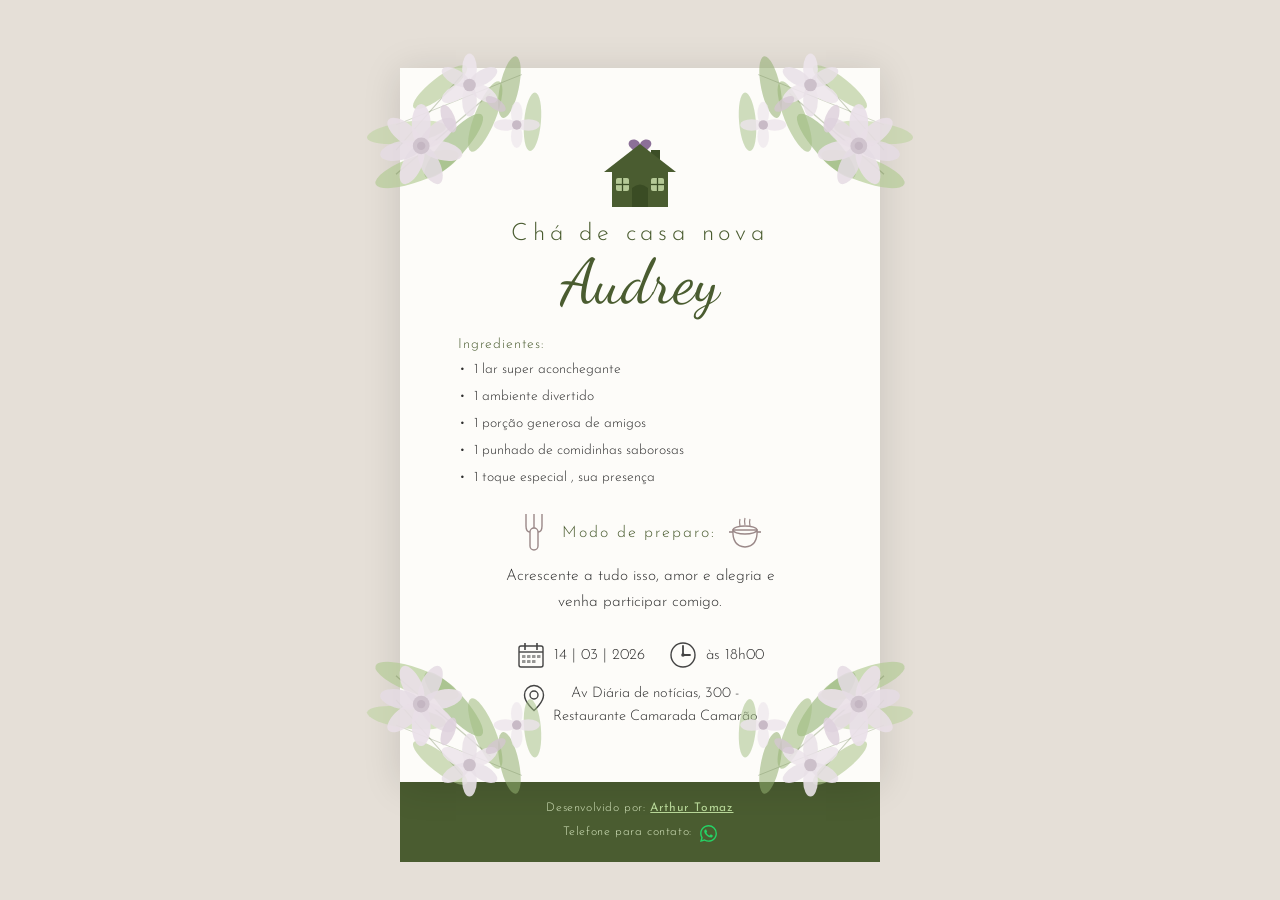
<file: index.html>
<!DOCTYPE html>
<html lang="pt-BR">
<head>
<meta charset="UTF-8"/>
<meta name="viewport" content="width=device-width,initial-scale=1"/>
<title>Chá de Casa Nova – Audrey</title>
<link href="https://fonts.googleapis.com/css2?family=Dancing+Script:wght@600&family=Josefin+Sans:wght@300;400&display=swap" rel="stylesheet"/>
<link rel="stylesheet" href="style.css"/>
</head>
<body>

<div class="invite">

<!-- ══ CORNER TL ══ -->
<svg class="corner corner-tl" viewBox="0 0 200 200" xmlns="http://www.w3.org/2000/svg">
  <ellipse cx="20" cy="100" rx="42" ry="12" fill="#b4cc96" opacity=".68" transform="rotate(-20 20 100)"/>
  <ellipse cx="55"  cy="78"  rx="40" ry="11" fill="#9ab87e" opacity=".64" transform="rotate(-48 55 78)"/>
  <ellipse cx="10"  cy="65"  rx="38" ry="10" fill="#beD4a0" opacity=".60" transform="rotate(-8 10 65)"/>
  <ellipse cx="85"  cy="50"  rx="36" ry="10" fill="#a6c086" opacity=".60" transform="rotate(-68 85 50)"/>
  <ellipse cx="42"  cy="22"  rx="32" ry="9"  fill="#acC48a" opacity=".56" transform="rotate(-38 42 22)"/>
  <ellipse cx="108" cy="22"  rx="30" ry="9"  fill="#92b070" opacity=".55" transform="rotate(-78 108 22)"/>
  <ellipse cx="130" cy="55"  rx="28" ry="8"  fill="#a0be80" opacity=".50" transform="rotate(-85 130 55)"/>
  <line x1="0" y1="105" x2="90"  y2="28"  stroke="#6b7f50" stroke-width="1.2" opacity=".35"/>
  <line x1="0" y1="82"  x2="65"  y2="8"   stroke="#6b7f50" stroke-width="1"   opacity=".35"/>
  <line x1="0" y1="58"  x2="120" y2="10"  stroke="#6b7f50" stroke-width=".9"  opacity=".30"/>
  <g transform="translate(24,78)">
    <ellipse cx="0" cy="-20" rx="9" ry="20" fill="#eae0e8" opacity=".93"/>
    <ellipse cx="0" cy="-20" rx="9" ry="20" fill="#e6dce4" opacity=".88" transform="rotate(51.4)"/>
    <ellipse cx="0" cy="-20" rx="9" ry="20" fill="#eae0e8" opacity=".90" transform="rotate(102.9)"/>
    <ellipse cx="0" cy="-20" rx="9" ry="20" fill="#e6dce4" opacity=".85" transform="rotate(154.3)"/>
    <ellipse cx="0" cy="-20" rx="9" ry="20" fill="#eae0e8" opacity=".90" transform="rotate(205.7)"/>
    <ellipse cx="0" cy="-20" rx="9" ry="20" fill="#e6dce4" opacity=".85" transform="rotate(257.1)"/>
    <ellipse cx="0" cy="-20" rx="9" ry="20" fill="#eae0e8" opacity=".88" transform="rotate(308.6)"/>
    <circle cx="0" cy="0" r="8" fill="#d0c4ce"/>
    <circle cx="0" cy="0" r="4" fill="#c4b6c2"/>
  </g>
  <g transform="translate(70,20)">
    <ellipse cx="0" cy="-15" rx="7" ry="15" fill="#ede5ec" opacity=".88"/>
    <ellipse cx="0" cy="-15" rx="7" ry="15" fill="#e8e0e7" opacity=".83" transform="rotate(60)"/>
    <ellipse cx="0" cy="-15" rx="7" ry="15" fill="#ede5ec" opacity=".88" transform="rotate(120)"/>
    <ellipse cx="0" cy="-15" rx="7" ry="15" fill="#e8e0e7" opacity=".83" transform="rotate(180)"/>
    <ellipse cx="0" cy="-15" rx="7" ry="15" fill="#ede5ec" opacity=".88" transform="rotate(240)"/>
    <ellipse cx="0" cy="-15" rx="7" ry="15" fill="#e8e0e7" opacity=".83" transform="rotate(300)"/>
    <circle cx="0" cy="0" r="6" fill="#ccc0ca"/>
  </g>
  <g transform="translate(115,58)">
    <ellipse cx="0" cy="-11" rx="5.5" ry="11" fill="#f0eaef" opacity=".85"/>
    <ellipse cx="0" cy="-11" rx="5.5" ry="11" fill="#ece4eb" opacity=".80" transform="rotate(90)"/>
    <ellipse cx="0" cy="-11" rx="5.5" ry="11" fill="#f0eaef" opacity=".85" transform="rotate(180)"/>
    <ellipse cx="0" cy="-11" rx="5.5" ry="11" fill="#ece4eb" opacity=".80" transform="rotate(270)"/>
    <circle cx="0" cy="0" r="4.5" fill="#c8bac6"/>
  </g>
  <ellipse cx="50" cy="52" rx="6"  ry="14" fill="#ddd0dc" opacity=".82" transform="rotate(-22 50 52)"/>
  <ellipse cx="95" cy="38" rx="5"  ry="11" fill="#d4c6d2" opacity=".75" transform="rotate(-55 95 38)"/>
</svg>

<!-- ══ CORNER TR ══ -->
<svg class="corner corner-tr" viewBox="0 0 200 200" xmlns="http://www.w3.org/2000/svg">
  <ellipse cx="20" cy="100" rx="42" ry="12" fill="#b4cc96" opacity=".68" transform="rotate(-20 20 100)"/>
  <ellipse cx="55"  cy="78"  rx="40" ry="11" fill="#9ab87e" opacity=".64" transform="rotate(-48 55 78)"/>
  <ellipse cx="10"  cy="65"  rx="38" ry="10" fill="#beD4a0" opacity=".60" transform="rotate(-8 10 65)"/>
  <ellipse cx="85"  cy="50"  rx="36" ry="10" fill="#a6c086" opacity=".60" transform="rotate(-68 85 50)"/>
  <ellipse cx="42"  cy="22"  rx="32" ry="9"  fill="#acC48a" opacity=".56" transform="rotate(-38 42 22)"/>
  <ellipse cx="108" cy="22"  rx="30" ry="9"  fill="#92b070" opacity=".55" transform="rotate(-78 108 22)"/>
  <ellipse cx="130" cy="55"  rx="28" ry="8"  fill="#a0be80" opacity=".50" transform="rotate(-85 130 55)"/>
  <line x1="0" y1="105" x2="90"  y2="28"  stroke="#6b7f50" stroke-width="1.2" opacity=".35"/>
  <line x1="0" y1="82"  x2="65"  y2="8"   stroke="#6b7f50" stroke-width="1"   opacity=".35"/>
  <line x1="0" y1="58"  x2="120" y2="10"  stroke="#6b7f50" stroke-width=".9"  opacity=".30"/>
  <g transform="translate(24,78)">
    <ellipse cx="0" cy="-20" rx="9" ry="20" fill="#eae0e8" opacity=".93"/>
    <ellipse cx="0" cy="-20" rx="9" ry="20" fill="#e6dce4" opacity=".88" transform="rotate(51.4)"/>
    <ellipse cx="0" cy="-20" rx="9" ry="20" fill="#eae0e8" opacity=".90" transform="rotate(102.9)"/>
    <ellipse cx="0" cy="-20" rx="9" ry="20" fill="#e6dce4" opacity=".85" transform="rotate(154.3)"/>
    <ellipse cx="0" cy="-20" rx="9" ry="20" fill="#eae0e8" opacity=".90" transform="rotate(205.7)"/>
    <ellipse cx="0" cy="-20" rx="9" ry="20" fill="#e6dce4" opacity=".85" transform="rotate(257.1)"/>
    <ellipse cx="0" cy="-20" rx="9" ry="20" fill="#eae0e8" opacity=".88" transform="rotate(308.6)"/>
    <circle cx="0" cy="0" r="8" fill="#d0c4ce"/>
    <circle cx="0" cy="0" r="4" fill="#c4b6c2"/>
  </g>
  <g transform="translate(70,20)">
    <ellipse cx="0" cy="-15" rx="7" ry="15" fill="#ede5ec" opacity=".88"/>
    <ellipse cx="0" cy="-15" rx="7" ry="15" fill="#e8e0e7" opacity=".83" transform="rotate(60)"/>
    <ellipse cx="0" cy="-15" rx="7" ry="15" fill="#ede5ec" opacity=".88" transform="rotate(120)"/>
    <ellipse cx="0" cy="-15" rx="7" ry="15" fill="#e8e0e7" opacity=".83" transform="rotate(180)"/>
    <ellipse cx="0" cy="-15" rx="7" ry="15" fill="#ede5ec" opacity=".88" transform="rotate(240)"/>
    <ellipse cx="0" cy="-15" rx="7" ry="15" fill="#e8e0e7" opacity=".83" transform="rotate(300)"/>
    <circle cx="0" cy="0" r="6" fill="#ccc0ca"/>
  </g>
  <g transform="translate(115,58)">
    <ellipse cx="0" cy="-11" rx="5.5" ry="11" fill="#f0eaef" opacity=".85"/>
    <ellipse cx="0" cy="-11" rx="5.5" ry="11" fill="#ece4eb" opacity=".80" transform="rotate(90)"/>
    <ellipse cx="0" cy="-11" rx="5.5" ry="11" fill="#f0eaef" opacity=".85" transform="rotate(180)"/>
    <ellipse cx="0" cy="-11" rx="5.5" ry="11" fill="#ece4eb" opacity=".80" transform="rotate(270)"/>
    <circle cx="0" cy="0" r="4.5" fill="#c8bac6"/>
  </g>
  <ellipse cx="50" cy="52" rx="6"  ry="14" fill="#ddd0dc" opacity=".82" transform="rotate(-22 50 52)"/>
  <ellipse cx="95" cy="38" rx="5"  ry="11" fill="#d4c6d2" opacity=".75" transform="rotate(-55 95 38)"/>
</svg>

<!-- ══ CORNER BL ══ -->
<svg class="corner corner-bl" viewBox="0 0 200 200" xmlns="http://www.w3.org/2000/svg">
  <ellipse cx="20" cy="100" rx="42" ry="12" fill="#b4cc96" opacity=".68" transform="rotate(-20 20 100)"/>
  <ellipse cx="55"  cy="78"  rx="40" ry="11" fill="#9ab87e" opacity=".64" transform="rotate(-48 55 78)"/>
  <ellipse cx="10"  cy="65"  rx="38" ry="10" fill="#beD4a0" opacity=".60" transform="rotate(-8 10 65)"/>
  <ellipse cx="85"  cy="50"  rx="36" ry="10" fill="#a6c086" opacity=".60" transform="rotate(-68 85 50)"/>
  <ellipse cx="42"  cy="22"  rx="32" ry="9"  fill="#acC48a" opacity=".56" transform="rotate(-38 42 22)"/>
  <ellipse cx="108" cy="22"  rx="30" ry="9"  fill="#92b070" opacity=".55" transform="rotate(-78 108 22)"/>
  <ellipse cx="130" cy="55"  rx="28" ry="8"  fill="#a0be80" opacity=".50" transform="rotate(-85 130 55)"/>
  <line x1="0" y1="105" x2="90"  y2="28"  stroke="#6b7f50" stroke-width="1.2" opacity=".35"/>
  <line x1="0" y1="82"  x2="65"  y2="8"   stroke="#6b7f50" stroke-width="1"   opacity=".35"/>
  <line x1="0" y1="58"  x2="120" y2="10"  stroke="#6b7f50" stroke-width=".9"  opacity=".30"/>
  <g transform="translate(24,78)">
    <ellipse cx="0" cy="-20" rx="9" ry="20" fill="#eae0e8" opacity=".93"/>
    <ellipse cx="0" cy="-20" rx="9" ry="20" fill="#e6dce4" opacity=".88" transform="rotate(51.4)"/>
    <ellipse cx="0" cy="-20" rx="9" ry="20" fill="#eae0e8" opacity=".90" transform="rotate(102.9)"/>
    <ellipse cx="0" cy="-20" rx="9" ry="20" fill="#e6dce4" opacity=".85" transform="rotate(154.3)"/>
    <ellipse cx="0" cy="-20" rx="9" ry="20" fill="#eae0e8" opacity=".90" transform="rotate(205.7)"/>
    <ellipse cx="0" cy="-20" rx="9" ry="20" fill="#e6dce4" opacity=".85" transform="rotate(257.1)"/>
    <ellipse cx="0" cy="-20" rx="9" ry="20" fill="#eae0e8" opacity=".88" transform="rotate(308.6)"/>
    <circle cx="0" cy="0" r="8" fill="#d0c4ce"/>
    <circle cx="0" cy="0" r="4" fill="#c4b6c2"/>
  </g>
  <g transform="translate(70,20)">
    <ellipse cx="0" cy="-15" rx="7" ry="15" fill="#ede5ec" opacity=".88"/>
    <ellipse cx="0" cy="-15" rx="7" ry="15" fill="#e8e0e7" opacity=".83" transform="rotate(60)"/>
    <ellipse cx="0" cy="-15" rx="7" ry="15" fill="#ede5ec" opacity=".88" transform="rotate(120)"/>
    <ellipse cx="0" cy="-15" rx="7" ry="15" fill="#e8e0e7" opacity=".83" transform="rotate(180)"/>
    <ellipse cx="0" cy="-15" rx="7" ry="15" fill="#ede5ec" opacity=".88" transform="rotate(240)"/>
    <ellipse cx="0" cy="-15" rx="7" ry="15" fill="#e8e0e7" opacity=".83" transform="rotate(300)"/>
    <circle cx="0" cy="0" r="6" fill="#ccc0ca"/>
  </g>
  <g transform="translate(115,58)">
    <ellipse cx="0" cy="-11" rx="5.5" ry="11" fill="#f0eaef" opacity=".85"/>
    <ellipse cx="0" cy="-11" rx="5.5" ry="11" fill="#ece4eb" opacity=".80" transform="rotate(90)"/>
    <ellipse cx="0" cy="-11" rx="5.5" ry="11" fill="#f0eaef" opacity=".85" transform="rotate(180)"/>
    <ellipse cx="0" cy="-11" rx="5.5" ry="11" fill="#ece4eb" opacity=".80" transform="rotate(270)"/>
    <circle cx="0" cy="0" r="4.5" fill="#c8bac6"/>
  </g>
  <ellipse cx="50" cy="52" rx="6"  ry="14" fill="#ddd0dc" opacity=".82" transform="rotate(-22 50 52)"/>
  <ellipse cx="95" cy="38" rx="5"  ry="11" fill="#d4c6d2" opacity=".75" transform="rotate(-55 95 38)"/>
</svg>

<!-- ══ CORNER BR ══ -->
<svg class="corner corner-br" viewBox="0 0 200 200" xmlns="http://www.w3.org/2000/svg">
  <ellipse cx="20" cy="100" rx="42" ry="12" fill="#b4cc96" opacity=".68" transform="rotate(-20 20 100)"/>
  <ellipse cx="55"  cy="78"  rx="40" ry="11" fill="#9ab87e" opacity=".64" transform="rotate(-48 55 78)"/>
  <ellipse cx="10"  cy="65"  rx="38" ry="10" fill="#beD4a0" opacity=".60" transform="rotate(-8 10 65)"/>
  <ellipse cx="85"  cy="50"  rx="36" ry="10" fill="#a6c086" opacity=".60" transform="rotate(-68 85 50)"/>
  <ellipse cx="42"  cy="22"  rx="32" ry="9"  fill="#acC48a" opacity=".56" transform="rotate(-38 42 22)"/>
  <ellipse cx="108" cy="22"  rx="30" ry="9"  fill="#92b070" opacity=".55" transform="rotate(-78 108 22)"/>
  <ellipse cx="130" cy="55"  rx="28" ry="8"  fill="#a0be80" opacity=".50" transform="rotate(-85 130 55)"/>
  <line x1="0" y1="105" x2="90"  y2="28"  stroke="#6b7f50" stroke-width="1.2" opacity=".35"/>
  <line x1="0" y1="82"  x2="65"  y2="8"   stroke="#6b7f50" stroke-width="1"   opacity=".35"/>
  <line x1="0" y1="58"  x2="120" y2="10"  stroke="#6b7f50" stroke-width=".9"  opacity=".30"/>
  <g transform="translate(24,78)">
    <ellipse cx="0" cy="-20" rx="9" ry="20" fill="#eae0e8" opacity=".93"/>
    <ellipse cx="0" cy="-20" rx="9" ry="20" fill="#e6dce4" opacity=".88" transform="rotate(51.4)"/>
    <ellipse cx="0" cy="-20" rx="9" ry="20" fill="#eae0e8" opacity=".90" transform="rotate(102.9)"/>
    <ellipse cx="0" cy="-20" rx="9" ry="20" fill="#e6dce4" opacity=".85" transform="rotate(154.3)"/>
    <ellipse cx="0" cy="-20" rx="9" ry="20" fill="#eae0e8" opacity=".90" transform="rotate(205.7)"/>
    <ellipse cx="0" cy="-20" rx="9" ry="20" fill="#e6dce4" opacity=".85" transform="rotate(257.1)"/>
    <ellipse cx="0" cy="-20" rx="9" ry="20" fill="#eae0e8" opacity=".88" transform="rotate(308.6)"/>
    <circle cx="0" cy="0" r="8" fill="#d0c4ce"/>
    <circle cx="0" cy="0" r="4" fill="#c4b6c2"/>
  </g>
  <g transform="translate(70,20)">
    <ellipse cx="0" cy="-15" rx="7" ry="15" fill="#ede5ec" opacity=".88"/>
    <ellipse cx="0" cy="-15" rx="7" ry="15" fill="#e8e0e7" opacity=".83" transform="rotate(60)"/>
    <ellipse cx="0" cy="-15" rx="7" ry="15" fill="#ede5ec" opacity=".88" transform="rotate(120)"/>
    <ellipse cx="0" cy="-15" rx="7" ry="15" fill="#e8e0e7" opacity=".83" transform="rotate(180)"/>
    <ellipse cx="0" cy="-15" rx="7" ry="15" fill="#ede5ec" opacity=".88" transform="rotate(240)"/>
    <ellipse cx="0" cy="-15" rx="7" ry="15" fill="#e8e0e7" opacity=".83" transform="rotate(300)"/>
    <circle cx="0" cy="0" r="6" fill="#ccc0ca"/>
  </g>
  <g transform="translate(115,58)">
    <ellipse cx="0" cy="-11" rx="5.5" ry="11" fill="#f0eaef" opacity=".85"/>
    <ellipse cx="0" cy="-11" rx="5.5" ry="11" fill="#ece4eb" opacity=".80" transform="rotate(90)"/>
    <ellipse cx="0" cy="-11" rx="5.5" ry="11" fill="#f0eaef" opacity=".85" transform="rotate(180)"/>
    <ellipse cx="0" cy="-11" rx="5.5" ry="11" fill="#ece4eb" opacity=".80" transform="rotate(270)"/>
    <circle cx="0" cy="0" r="4.5" fill="#c8bac6"/>
  </g>
  <ellipse cx="50" cy="52" rx="6"  ry="14" fill="#ddd0dc" opacity=".82" transform="rotate(-22 50 52)"/>
  <ellipse cx="95" cy="38" rx="5"  ry="11" fill="#d4c6d2" opacity=".75" transform="rotate(-55 95 38)"/>
</svg>

<!-- ══ HOUSE ICON ══ -->
<div class="house">
  <svg width="82" height="78" viewBox="0 0 82 78" fill="none" xmlns="http://www.w3.org/2000/svg">
    <path d="M41 13 C41 10.2 38.2 7.5 34.5 7.5 C30 7.5 27.8 12 31.5 15.5 L41 25 L50.5 15.5 C54.2 12 52 7.5 47.5 7.5 C43.8 7.5 41 10.2 41 13Z" fill="#8c7098"/>
    <rect x="52" y="18" width="9" height="17" fill="#3c4e26"/>
    <polygon points="5,40 41,12 77,40" fill="#4a5c30"/>
    <rect x="13" y="40" width="56" height="35" fill="#4a5c30"/>
    <path d="M33 75 L33 56 Q41 49 49 56 L49 75 Z" fill="#3a4c24"/>
    <rect x="17" y="46" width="13" height="13" rx="2" fill="#c8dca8" opacity=".85"/>
    <line x1="23.5" y1="46" x2="23.5" y2="59" stroke="#3a4c24" stroke-width="1.3"/>
    <line x1="17"   y1="52.5" x2="30"  y2="52.5" stroke="#3a4c24" stroke-width="1.3"/>
    <rect x="52" y="46" width="13" height="13" rx="2" fill="#c8dca8" opacity=".85"/>
    <line x1="58.5" y1="46" x2="58.5" y2="59" stroke="#3a4c24" stroke-width="1.3"/>
    <line x1="52"   y1="52.5" x2="65"  y2="52.5" stroke="#3a4c24" stroke-width="1.3"/>
  </svg>
</div>

<!-- ══ TITLE ══ -->
<p class="cha-title">Chá de casa nova</p>

<!-- ══ NAME ══ -->
<p class="name-script"><a href="index2.html">Audrey</a></p>

<!-- ══ INGREDIENTES ══ -->
<p class="section-head">Ingredientes:</p>
<ul class="ingredients">
  <li>1 lar super aconchegante</li>
  <li>1 ambiente divertido</li>
  <li>1 porção generosa de amigos</li>
  <li>1 punhado de comidinhas saborosas</li>
  <li>1 toque especial , sua presença</li>
</ul>

<!-- ══ MODO DE PREPARO ══ -->
<div class="preparo-row">
  <svg width="32" height="38" viewBox="0 0 32 38" fill="none" xmlns="http://www.w3.org/2000/svg">
    <rect x="12" y="14" width="8" height="22" rx="4" stroke="#9a8888" stroke-width="1.4" fill="none"/>
    <line x1="16" y1="0"  x2="16" y2="14" stroke="#9a8888" stroke-width="1.4"/>
    <line x1="8"  y1="0"  x2="8"  y2="12" stroke="#9a8888" stroke-width="1.4"/>
    <path d="M8 12 Q8 18 12 18" stroke="#9a8888" stroke-width="1.4" fill="none"/>
    <line x1="24" y1="0"  x2="24" y2="12" stroke="#9a8888" stroke-width="1.4"/>
    <path d="M24 12 Q24 18 20 18" stroke="#9a8888" stroke-width="1.4" fill="none"/>
  </svg>
  <span class="preparo-label">Modo de preparo:</span>
  <svg width="34" height="34" viewBox="0 0 34 34" fill="none" xmlns="http://www.w3.org/2000/svg">
    <path d="M5 14 Q4 30 17 31 Q30 30 29 14 Z" stroke="#9a8888" stroke-width="1.4" fill="none"/>
    <ellipse cx="17" cy="14" rx="12" ry="4" stroke="#9a8888" stroke-width="1.4" fill="none"/>
    <line x1="5"  y1="16" x2="1"  y2="16" stroke="#9a8888" stroke-width="1.6"/>
    <line x1="29" y1="16" x2="33" y2="16" stroke="#9a8888" stroke-width="1.6"/>
    <path d="M12 10 Q11 6 12 3"  stroke="#9a8888" stroke-width="1.2" fill="none"/>
    <path d="M17 9  Q16 5 17 2"  stroke="#9a8888" stroke-width="1.2" fill="none"/>
    <path d="M22 10 Q21 6 22 3"  stroke="#9a8888" stroke-width="1.2" fill="none"/>
  </svg>
</div>

<p class="preparo-text">Acrescente a tudo isso, amor e alegria e<br>venha participar comigo.</p>

<!-- ══ DATE & TIME ══ -->
<div class="meta-row">
  <div class="meta-item">
    <svg width="28" height="28" viewBox="0 0 28 28" fill="none" xmlns="http://www.w3.org/2000/svg">
      <rect x="2" y="5" width="24" height="21" rx="2" stroke="#444" stroke-width="1.4" fill="none"/>
      <line x1="2"  y1="11" x2="26" y2="11" stroke="#444" stroke-width="1.4"/>
      <line x1="8"  y1="2"  x2="8"  y2="9"  stroke="#444" stroke-width="1.6"/>
      <line x1="20" y1="2"  x2="20" y2="9"  stroke="#444" stroke-width="1.6"/>
      <rect x="5"  y="14" width="3.5" height="3" rx=".5" fill="#444" opacity=".55"/>
      <rect x="10" y="14" width="3.5" height="3" rx=".5" fill="#444" opacity=".55"/>
      <rect x="15" y="14" width="3.5" height="3" rx=".5" fill="#444" opacity=".55"/>
      <rect x="20" y="14" width="3.5" height="3" rx=".5" fill="#444" opacity=".55"/>
      <rect x="5"  y="19" width="3.5" height="3" rx=".5" fill="#444" opacity=".55"/>
      <rect x="10" y="19" width="3.5" height="3" rx=".5" fill="#444" opacity=".55"/>
      <rect x="15" y="19" width="3.5" height="3" rx=".5" fill="#444" opacity=".55"/>
    </svg>
    14 | 03 | 2026
  </div>
  <div class="meta-item">
    <svg width="28" height="28" viewBox="0 0 28 28" fill="none" xmlns="http://www.w3.org/2000/svg">
      <circle cx="14" cy="14" r="12" stroke="#444" stroke-width="1.4" fill="none"/>
      <line x1="14" y1="5"  x2="14" y2="14" stroke="#444" stroke-width="1.8" stroke-linecap="round"/>
      <line x1="14" y1="14" x2="21" y2="14" stroke="#444" stroke-width="1.8" stroke-linecap="round"/>
      <circle cx="14" cy="14" r="1.8" fill="#444"/>
    </svg>
    às 18h00
  </div>
</div>

<!-- ══ ADDRESS ══ -->
<div class="address-row">
  <svg width="22" height="28" viewBox="0 0 22 28" fill="none" xmlns="http://www.w3.org/2000/svg" style="flex-shrink:0;margin-top:1px">
    <path d="M11 1.5 C5.8 1.5 1.5 5.8 1.5 11 C1.5 18.5 11 26.5 11 26.5 C11 26.5 20.5 18.5 20.5 11 C20.5 5.8 16.2 1.5 11 1.5Z" stroke="#444" stroke-width="1.4" fill="none"/>
    <circle cx="11" cy="11" r="4" stroke="#444" stroke-width="1.4" fill="none"/>
  </svg>
  <p class="address-text">Av Diária de notícias, 300 -<br>Restaurante Camarada Camarão</p>
</div>

</div><!-- fim .invite -->

<!-- ══ FOOTER ══ -->
<footer class="site-footer">
  <p class="footer-dev">
    Desenvolvido por:
    <a href="https://github.com/aarthurTomaz" target="_blank">Arthur Tomaz</a>
  </p>
  <p class="footer-contact">
    Telefone para contato:
    <a href="https://wa.me/5551993462538" target="_blank" class="footer-wa" aria-label="WhatsApp">
      <svg xmlns="http://www.w3.org/2000/svg" width="17" height="17" viewBox="0 0 24 24" fill="currentColor" style="vertical-align:middle">
        <path d="M17.472 14.382c-.297-.149-1.758-.867-2.03-.967-.273-.099-.471-.148-.67.15-.197.297-.767.966-.94 1.164-.173.199-.347.223-.644.075-.297-.15-1.255-.463-2.39-1.475-.883-.788-1.48-1.761-1.653-2.059-.173-.297-.018-.458.13-.606.134-.133.298-.347.446-.52.149-.174.198-.298.298-.497.099-.198.05-.371-.025-.52-.075-.149-.669-1.612-.916-2.207-.242-.579-.487-.5-.669-.51-.173-.008-.371-.01-.57-.01-.198 0-.52.074-.792.372-.272.297-1.04 1.016-1.04 2.479 0 1.462 1.065 2.875 1.213 3.074.149.198 2.096 3.2 5.077 4.487.709.306 1.262.489 1.694.625.712.227 1.36.195 1.871.118.571-.085 1.758-.719 2.006-1.413.248-.694.248-1.289.173-1.413-.074-.124-.272-.198-.57-.347m-5.421 7.403h-.004a9.87 9.87 0 01-5.031-1.378l-.361-.214-3.741.982.998-3.648-.235-.374a9.86 9.86 0 01-1.51-5.26c.001-5.45 4.436-9.884 9.888-9.884 2.64 0 5.122 1.03 6.988 2.898a9.825 9.825 0 012.893 6.994c-.003 5.45-4.437 9.884-9.885 9.884m8.413-18.297A11.815 11.815 0 0012.05 0C5.495 0 .16 5.335.157 11.892c0 2.096.547 4.142 1.588 5.945L.057 24l6.305-1.654a11.882 11.882 0 005.683 1.448h.005c6.554 0 11.89-5.335 11.893-11.893a11.821 11.821 0 00-3.48-8.413z"/>
      </svg>
    </a>
  </p>
</footer>

</body>
</html>
</file>
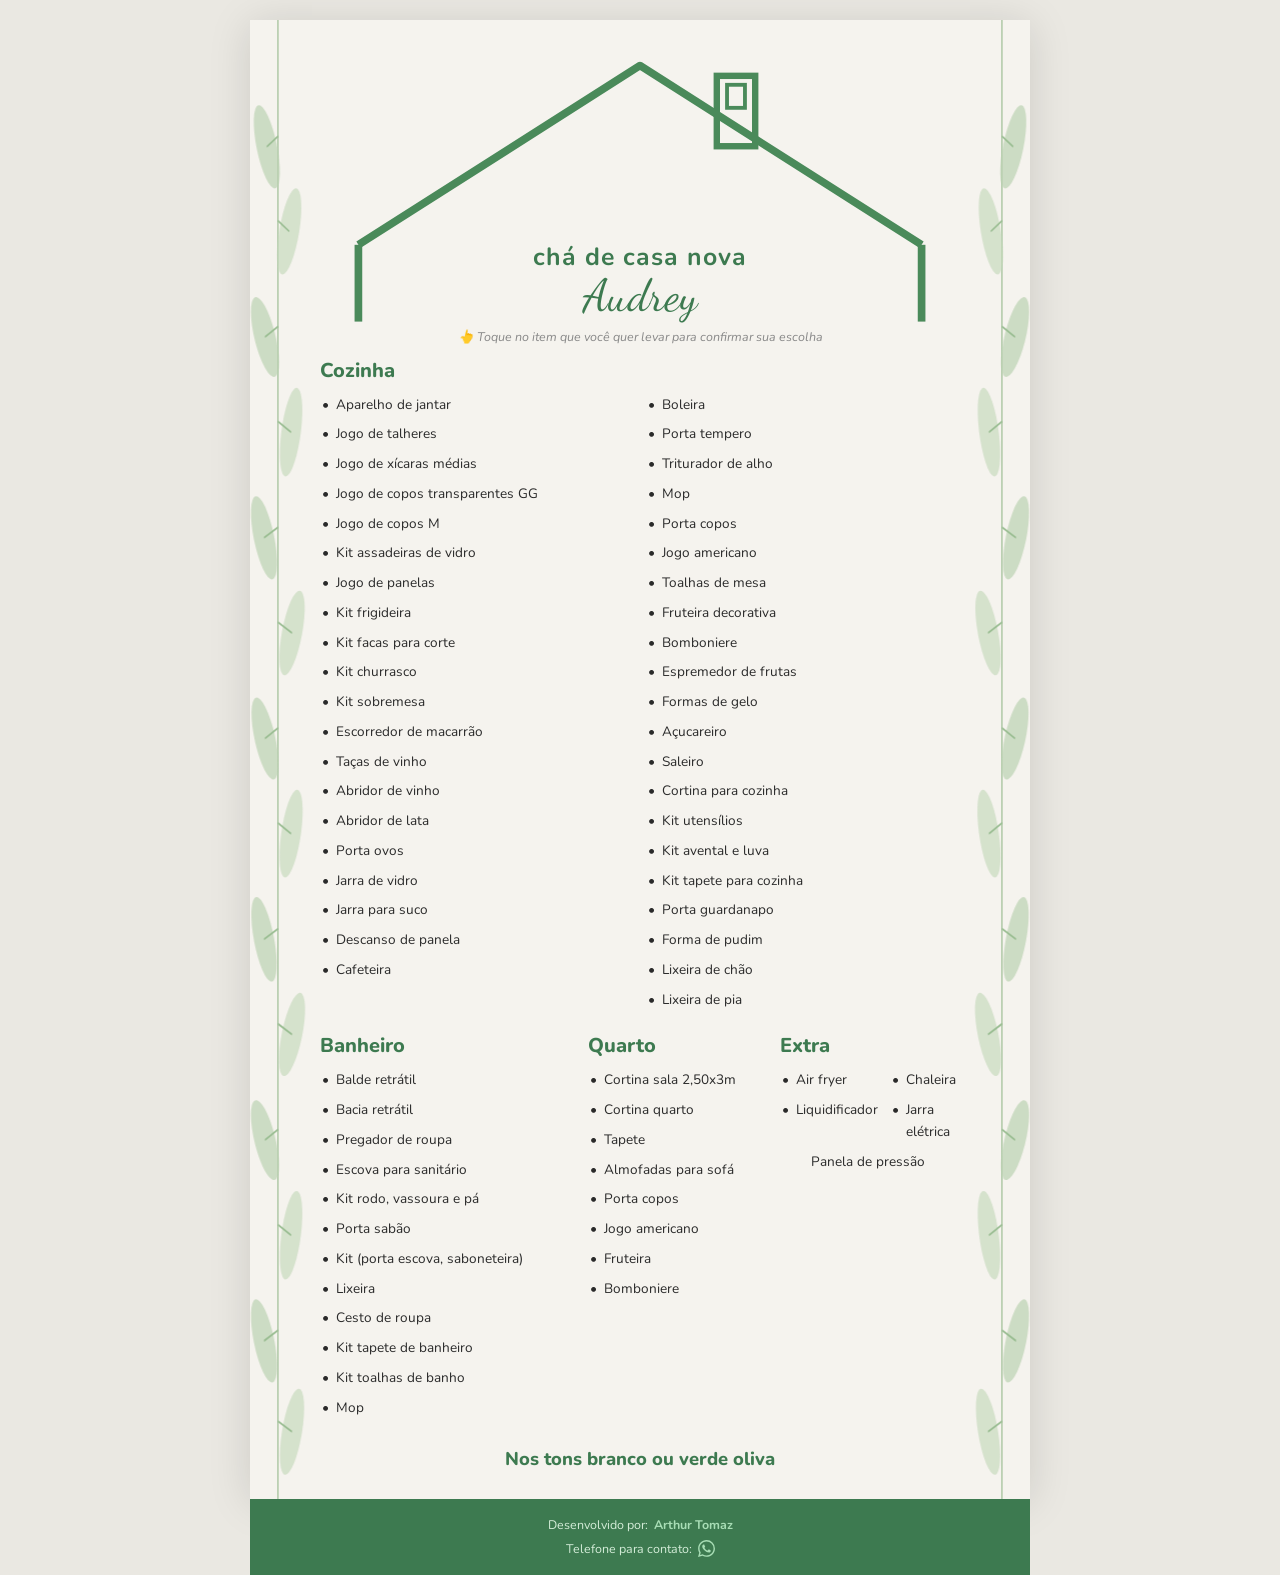
<file: index2.html>
<!DOCTYPE html>
<html lang="pt-BR">
<head>
<meta charset="UTF-8"/>
<meta name="viewport" content="width=device-width,initial-scale=1"/>
<title>Chá de Casa Nova – Lista Audrey</title>
<link href="https://fonts.googleapis.com/css2?family=Dancing+Script:wght@600&family=Nunito:wght@400;700;800&display=swap" rel="stylesheet"/>
<link rel="stylesheet" href="style (1).css"/>
</head>
<body>

<div class="page">

  <!-- ══ LEAF BORDER LEFT ══ -->
  <div class="border-left">
    <svg viewBox="0 0 60 700" xmlns="http://www.w3.org/2000/svg" preserveAspectRatio="none">
      <g opacity=".75">
        <line x1="30" y1="0" x2="30" y2="700" stroke="#7aaa72" stroke-width="1.2"/>
        <ellipse cx="18" cy="60"  rx="10" ry="22" transform="rotate(-30 18 60)"  fill="#a8c89e" opacity=".7"/>
        <ellipse cx="42" cy="100" rx="10" ry="22" transform="rotate(25 42 100)"  fill="#b4d0aa" opacity=".65"/>
        <ellipse cx="16" cy="150" rx="10" ry="22" transform="rotate(-35 16 150)" fill="#a8c89e" opacity=".7"/>
        <ellipse cx="44" cy="195" rx="10" ry="22" transform="rotate(20 44 195)"  fill="#b4d0aa" opacity=".65"/>
        <ellipse cx="15" cy="245" rx="10" ry="22" transform="rotate(-30 15 245)" fill="#a8c89e" opacity=".7"/>
        <ellipse cx="45" cy="290" rx="10" ry="22" transform="rotate(28 45 290)"  fill="#b4d0aa" opacity=".65"/>
        <ellipse cx="16" cy="340" rx="10" ry="22" transform="rotate(-32 16 340)" fill="#a8c89e" opacity=".7"/>
        <ellipse cx="44" cy="385" rx="10" ry="22" transform="rotate(22 44 385)"  fill="#b4d0aa" opacity=".65"/>
        <ellipse cx="15" cy="435" rx="10" ry="22" transform="rotate(-28 15 435)" fill="#a8c89e" opacity=".7"/>
        <ellipse cx="45" cy="480" rx="10" ry="22" transform="rotate(30 45 480)"  fill="#b4d0aa" opacity=".65"/>
        <ellipse cx="16" cy="530" rx="10" ry="22" transform="rotate(-35 16 530)" fill="#a8c89e" opacity=".7"/>
        <ellipse cx="44" cy="575" rx="10" ry="22" transform="rotate(20 44 575)"  fill="#b4d0aa" opacity=".65"/>
        <ellipse cx="15" cy="625" rx="10" ry="22" transform="rotate(-30 15 625)" fill="#a8c89e" opacity=".7"/>
        <ellipse cx="45" cy="668" rx="10" ry="22" transform="rotate(25 45 668)"  fill="#b4d0aa" opacity=".65"/>
        <line x1="30" y1="55"  x2="18" y2="60"  stroke="#7aaa72" stroke-width="1"/>
        <line x1="30" y1="95"  x2="42" y2="100" stroke="#7aaa72" stroke-width="1"/>
        <line x1="30" y1="145" x2="16" y2="150" stroke="#7aaa72" stroke-width="1"/>
        <line x1="30" y1="190" x2="44" y2="195" stroke="#7aaa72" stroke-width="1"/>
        <line x1="30" y1="240" x2="15" y2="245" stroke="#7aaa72" stroke-width="1"/>
        <line x1="30" y1="285" x2="45" y2="290" stroke="#7aaa72" stroke-width="1"/>
        <line x1="30" y1="335" x2="16" y2="340" stroke="#7aaa72" stroke-width="1"/>
        <line x1="30" y1="380" x2="44" y2="385" stroke="#7aaa72" stroke-width="1"/>
        <line x1="30" y1="430" x2="15" y2="435" stroke="#7aaa72" stroke-width="1"/>
        <line x1="30" y1="475" x2="45" y2="480" stroke="#7aaa72" stroke-width="1"/>
        <line x1="30" y1="525" x2="16" y2="530" stroke="#7aaa72" stroke-width="1"/>
        <line x1="30" y1="570" x2="44" y2="575" stroke="#7aaa72" stroke-width="1"/>
        <line x1="30" y1="620" x2="15" y2="625" stroke="#7aaa72" stroke-width="1"/>
        <line x1="30" y1="663" x2="45" y2="668" stroke="#7aaa72" stroke-width="1"/>
      </g>
    </svg>
  </div>

  <!-- ══ MAIN CONTENT ══ -->
  <div class="content">

    <div class="house-header">
      <svg class="house-svg" viewBox="0 0 500 220" xmlns="http://www.w3.org/2000/svg" fill="none">
        <rect x="310" y="28" width="30" height="55" stroke="#4a8a5a" stroke-width="5" fill="none"/>
        <polyline points="30,160 250,20 470,160" stroke="#4a8a5a" stroke-width="6" fill="none" stroke-linejoin="round"/>
        <line x1="30"  y1="160" x2="30"  y2="220" stroke="#4a8a5a" stroke-width="6"/>
        <line x1="470" y1="160" x2="470" y2="220" stroke="#4a8a5a" stroke-width="6"/>
        <rect x="318" y="35" width="14" height="18" stroke="#4a8a5a" stroke-width="3" fill="none"/>
      </svg>
      <div class="house-text">
        <p class="title-main">chá de casa nova</p>
        <p class="title-script"><a href="index.html">Audrey</a></p>
      </div>
    </div>

    <p class="hint">👆 Toque no item que você quer levar para confirmar sua escolha</p>

    <!-- Cozinha -->
    <div class="section-block">
      <h2 class="section-title">Cozinha</h2>
      <div class="two-col">
        <ul>
          <li>Aparelho de jantar</li>
          <li>Jogo de talheres</li>
          <li>Jogo de xícaras médias</li>
          <li>Jogo de copos transparentes GG</li>
          <li>Jogo de copos M</li>
          <li>Kit assadeiras de vidro</li>
          <li>Jogo de panelas</li>
          <li>Kit frigideira</li>
          <li>Kit facas para corte</li>
          <li>Kit churrasco</li>
          <li>Kit sobremesa</li>
          <li>Escorredor de macarrão</li>
          <li>Taças de vinho</li>
          <li>Abridor de vinho</li>
          <li>Abridor de lata</li>
          <li>Porta ovos</li>
          <li>Jarra de vidro</li>
          <li>Jarra para suco</li>
          <li>Descanso de panela</li>
          <li>Cafeteira</li>
        </ul>
        <ul>
          <li>Boleira</li>
          <li>Porta tempero</li>
          <li>Triturador de alho</li>
          <li>Mop</li>
          <li>Porta copos</li>
          <li>Jogo americano</li>
          <li>Toalhas de mesa</li>
          <li>Fruteira decorativa</li>
          <li>Bomboniere</li>
          <li>Espremedor de frutas</li>
          <li>Formas de gelo</li>
          <li>Açucareiro</li>
          <li>Saleiro</li>
          <li>Cortina para cozinha</li>
          <li>Kit utensílios</li>
          <li>Kit avental e luva</li>
          <li>Kit tapete para cozinha</li>
          <li>Porta guardanapo</li>
          <li>Forma de pudim</li>
          <li>Lixeira de chão</li>
          <li>Lixeira de pia</li>
        </ul>
      </div>
    </div>

    <!-- Banheiro / Quarto / Extra -->
    <div class="three-col-block">
      <div>
        <h2 class="section-title">Banheiro</h2>
        <ul>
          <li>Balde retrátil</li>
          <li>Bacia retrátil</li>
          <li>Pregador de roupa</li>
          <li>Escova para sanitário</li>
          <li>Kit rodo, vassoura e pá</li>
          <li>Porta sabão</li>
          <li>Kit (porta escova, saboneteira)</li>
          <li>Lixeira</li>
          <li>Cesto de roupa</li>
          <li>Kit tapete de banheiro</li>
          <li>Kit toalhas de banho</li>
          <li>Mop</li>
        </ul>
      </div>
      <div>
        <h2 class="section-title">Quarto</h2>
        <ul>
          <li>Cortina sala 2,50x3m</li>
          <li>Cortina quarto</li>
          <li>Tapete</li>
          <li>Almofadas para sofá</li>
          <li>Porta copos</li>
          <li>Jogo americano</li>
          <li>Fruteira</li>
          <li>Bomboniere</li>
        </ul>
      </div>
      <div>
        <h2 class="section-title">Extra</h2>
        <div class="extra-col">
          <ul>
            <li>Air fryer</li>
            <li>Liquidificador</li>
          </ul>
          <ul>
            <li>Chaleira</li>
            <li>Jarra elétrica</li>
          </ul>
          <ul class="extra-bottom">
            <li>Panela de pressão</li>
          </ul>
        </div>
      </div>
    </div>

    <p class="footer-note">Nos tons branco ou verde oliva</p>

  </div><!-- /content -->

  <!-- ══ LEAF BORDER RIGHT ══ -->
  <div class="border-right">
    <svg viewBox="0 0 60 700" xmlns="http://www.w3.org/2000/svg" preserveAspectRatio="none">
      <g opacity=".75">
        <line x1="30" y1="0" x2="30" y2="700" stroke="#7aaa72" stroke-width="1.2"/>
        <ellipse cx="42" cy="60"  rx="10" ry="22" transform="rotate(30 42 60)"   fill="#a8c89e" opacity=".7"/>
        <ellipse cx="18" cy="100" rx="10" ry="22" transform="rotate(-25 18 100)" fill="#b4d0aa" opacity=".65"/>
        <ellipse cx="44" cy="150" rx="10" ry="22" transform="rotate(35 44 150)"  fill="#a8c89e" opacity=".7"/>
        <ellipse cx="16" cy="195" rx="10" ry="22" transform="rotate(-20 16 195)" fill="#b4d0aa" opacity=".65"/>
        <ellipse cx="45" cy="245" rx="10" ry="22" transform="rotate(30 45 245)"  fill="#a8c89e" opacity=".7"/>
        <ellipse cx="15" cy="290" rx="10" ry="22" transform="rotate(-28 15 290)" fill="#b4d0aa" opacity=".65"/>
        <ellipse cx="44" cy="340" rx="10" ry="22" transform="rotate(32 44 340)"  fill="#a8c89e" opacity=".7"/>
        <ellipse cx="16" cy="385" rx="10" ry="22" transform="rotate(-22 16 385)" fill="#b4d0aa" opacity=".65"/>
        <ellipse cx="45" cy="435" rx="10" ry="22" transform="rotate(28 45 435)"  fill="#a8c89e" opacity=".7"/>
        <ellipse cx="15" cy="480" rx="10" ry="22" transform="rotate(-30 15 480)" fill="#b4d0aa" opacity=".65"/>
        <ellipse cx="44" cy="530" rx="10" ry="22" transform="rotate(35 44 530)"  fill="#a8c89e" opacity=".7"/>
        <ellipse cx="16" cy="575" rx="10" ry="22" transform="rotate(-20 16 575)" fill="#b4d0aa" opacity=".65"/>
        <ellipse cx="45" cy="625" rx="10" ry="22" transform="rotate(30 45 625)"  fill="#a8c89e" opacity=".7"/>
        <ellipse cx="15" cy="668" rx="10" ry="22" transform="rotate(-25 15 668)" fill="#b4d0aa" opacity=".65"/>
        <line x1="30" y1="55"  x2="42" y2="60"  stroke="#7aaa72" stroke-width="1"/>
        <line x1="30" y1="95"  x2="18" y2="100" stroke="#7aaa72" stroke-width="1"/>
        <line x1="30" y1="145" x2="44" y2="150" stroke="#7aaa72" stroke-width="1"/>
        <line x1="30" y1="190" x2="16" y2="195" stroke="#7aaa72" stroke-width="1"/>
        <line x1="30" y1="240" x2="45" y2="245" stroke="#7aaa72" stroke-width="1"/>
        <line x1="30" y1="285" x2="15" y2="290" stroke="#7aaa72" stroke-width="1"/>
        <line x1="30" y1="335" x2="44" y2="340" stroke="#7aaa72" stroke-width="1"/>
        <line x1="30" y1="380" x2="16" y2="385" stroke="#7aaa72" stroke-width="1"/>
        <line x1="30" y1="430" x2="45" y2="435" stroke="#7aaa72" stroke-width="1"/>
        <line x1="30" y1="475" x2="15" y2="480" stroke="#7aaa72" stroke-width="1"/>
        <line x1="30" y1="525" x2="44" y2="530" stroke="#7aaa72" stroke-width="1"/>
        <line x1="30" y1="570" x2="16" y2="575" stroke="#7aaa72" stroke-width="1"/>
        <line x1="30" y1="620" x2="45" y2="625" stroke="#7aaa72" stroke-width="1"/>
        <line x1="30" y1="663" x2="15" y2="668" stroke="#7aaa72" stroke-width="1"/>
      </g>
    </svg>
  </div>

</div><!-- /page -->

<!-- ══ FOOTER ══ -->
<footer class="site-footer">
  <p class="footer-dev">Desenvolvido por: <a href="https://github.com/ArthurTomaz" target="_blank">Arthur Tomaz</a></p>
  <p class="footer-contact">
    Telefone para contato:
    <a href="https://wa.me/5500000000000" target="_blank" class="footer-wa" aria-label="WhatsApp">
      <svg xmlns="http://www.w3.org/2000/svg" width="17" height="17" viewBox="0 0 24 24" fill="currentColor">
        <path d="M17.472 14.382c-.297-.149-1.758-.867-2.03-.967-.273-.099-.471-.148-.67.15-.197.297-.767.966-.94 1.164-.173.199-.347.223-.644.075-.297-.15-1.255-.463-2.39-1.475-.883-.788-1.48-1.761-1.653-2.059-.173-.297-.018-.458.13-.606.134-.133.298-.347.446-.52.149-.174.198-.298.298-.497.099-.198.05-.371-.025-.52-.075-.149-.669-1.612-.916-2.207-.242-.579-.487-.5-.669-.51-.173-.008-.371-.01-.57-.01-.198 0-.52.074-.792.372-.272.297-1.04 1.016-1.04 2.479 0 1.462 1.065 2.875 1.213 3.074.149.198 2.096 3.2 5.077 4.487.709.306 1.262.489 1.694.625.712.227 1.36.195 1.871.118.571-.085 1.758-.719 2.006-1.413.248-.694.248-1.289.173-1.413-.074-.124-.272-.198-.57-.347m-5.421 7.403h-.004a9.87 9.87 0 01-5.031-1.378l-.361-.214-3.741.982.998-3.648-.235-.374a9.86 9.86 0 01-1.51-5.26c.001-5.45 4.436-9.884 9.888-9.884 2.64 0 5.122 1.03 6.988 2.898a9.825 9.825 0 012.893 6.994c-.003 5.45-4.437 9.884-9.885 9.884m8.413-18.297A11.815 11.815 0 0012.05 0C5.495 0 .16 5.335.157 11.892c0 2.096.547 4.142 1.588 5.945L.057 24l6.305-1.654a11.882 11.882 0 005.683 1.448h.005c6.554 0 11.89-5.335 11.893-11.893a11.821 11.821 0 00-3.48-8.413z"/>
      </svg>
    </a>
  </p>
</footer>

<!-- ══ WHATSAPP FLOATING BAR ══ -->
<div class="whatsapp-bar" id="whatsappBar">
  <span class="counter-badge" id="counterBadge"></span>
  <a class="whatsapp-btn" id="whatsappBtn" href="#" target="_blank">
    <svg xmlns="http://www.w3.org/2000/svg" width="22" height="22" viewBox="0 0 24 24" fill="white">
      <path d="M17.472 14.382c-.297-.149-1.758-.867-2.03-.967-.273-.099-.471-.148-.67.15-.197.297-.767.966-.94 1.164-.173.199-.347.223-.644.075-.297-.15-1.255-.463-2.39-1.475-.883-.788-1.48-1.761-1.653-2.059-.173-.297-.018-.458.13-.606.134-.133.298-.347.446-.52.149-.174.198-.298.298-.497.099-.198.05-.371-.025-.52-.075-.149-.669-1.612-.916-2.207-.242-.579-.487-.5-.669-.51-.173-.008-.371-.01-.57-.01-.198 0-.52.074-.792.372-.272.297-1.04 1.016-1.04 2.479 0 1.462 1.065 2.875 1.213 3.074.149.198 2.096 3.2 5.077 4.487.709.306 1.262.489 1.694.625.712.227 1.36.195 1.871.118.571-.085 1.758-.719 2.006-1.413.248-.694.248-1.289.173-1.413-.074-.124-.272-.198-.57-.347m-5.421 7.403h-.004a9.87 9.87 0 01-5.031-1.378l-.361-.214-3.741.982.998-3.648-.235-.374a9.86 9.86 0 01-1.51-5.26c.001-5.45 4.436-9.884 9.888-9.884 2.64 0 5.122 1.03 6.988 2.898a9.825 9.825 0 012.893 6.994c-.003 5.45-4.437 9.884-9.885 9.884m8.413-18.297A11.815 11.815 0 0012.05 0C5.495 0 .16 5.335.157 11.892c0 2.096.547 4.142 1.588 5.945L.057 24l6.305-1.654a11.882 11.882 0 005.683 1.448h.005c6.554 0 11.89-5.335 11.893-11.893a11.821 11.821 0 00-3.48-8.413z"/>
    </svg>
    Confirmar pelo WhatsApp
  </a>
  <button class="clear-btn" id="clearBtn">Limpar seleção</button>
</div>

<script>
  // ══ SUBSTITUA pelo número com DDI+DDD (sem espaços/símbolos) ══
  const WHATSAPP_NUMBER = "5551982311402";

  const selected = new Set();
  const bar      = document.getElementById("whatsappBar");
  const btn      = document.getElementById("whatsappBtn");
  const badge    = document.getElementById("counterBadge");
  const clearBtn = document.getElementById("clearBtn");

  document.querySelectorAll("ul li").forEach(li => {
    li.addEventListener("click", () => {
      const item = li.textContent.trim();
      if (selected.has(item)) {
        selected.delete(item);
        li.classList.remove("selected");
      } else {
        selected.add(item);
        li.classList.add("selected");
      }
      update();
    });
  });

  clearBtn.addEventListener("click", () => {
    selected.clear();
    document.querySelectorAll("ul li.selected").forEach(li => li.classList.remove("selected"));
    update();
  });

  function update() {
    if (selected.size === 0) { bar.classList.remove("visible"); return; }
    bar.classList.add("visible");
    const count = selected.size;
    badge.textContent = count === 1 ? "1 item selecionado" : `${count} itens selecionados`;
    const lista = Array.from(selected).map((item, i) => `${i + 1}. ${item}`).join("\n");
    const mensagem =
      `Olá Audrey! 🏡\n` +
      `Quero levar para o seu chá de casa nova:\n\n` +
      `${lista}\n\n` +
      `Nos tons branco ou verde oliva 💚`;
    btn.href = `https://wa.me/${WHATSAPP_NUMBER}?text=${encodeURIComponent(mensagem)}`;
  }
</script>

</body>
</html>
</file>
<file: style.css>
* {
  margin: 0;
  padding: 0;
  box-sizing: border-box;
}

body {
  background: #e5dfd7;
  min-height: 100vh;
  display: flex;
  flex-direction: column;
  align-items: center;
  justify-content: center;
  padding: 30px 16px 0;
}

a {
  color: rgb(74, 92, 48);
  text-decoration: none;
}
a:hover {
  text-decoration: none;
  color: rgb(39, 49, 25);
  transition: .2s;
}

/* ─── Card convite ─── */
.invite {
  position: relative;
  width: 480px;
  max-width: 100%;
  background: #fdfcf9;
  padding: 64px 58px 54px;
  display: flex;
  flex-direction: column;
  align-items: center;
  text-align: center;
  font-family: 'Josefin Sans', sans-serif;
  box-shadow: 0 4px 36px rgba(0, 0, 0, .13);
}

/* ─── Floral corners ─── */
.corner {
  position: absolute;
  width: 210px;
  height: 210px;
  pointer-events: none;
  overflow: visible;
}

.corner-tl { top: -4px;    left: -4px;  }
.corner-tr { top: -4px;    right: -4px; transform: scaleX(-1); }
.corner-bl { bottom: -4px; left: -4px;  transform: scaleY(-1); }
.corner-br { bottom: -4px; right: -4px; transform: scale(-1, -1); }

/* ─── House ─── */
.house {
  margin-bottom: 8px;
}

/* ─── Título ─── */
.cha-title {
  font-family: 'Josefin Sans', sans-serif;
  font-weight: 300;
  font-size: 1.5rem;
  letter-spacing: .20em;
  color: rgb(74, 92, 48);
  margin-bottom: 2px;
}

/* ─── Nome cursivo ─── */
.name-script {
  font-family: 'Dancing Script', cursive;
  font-size: 3.9rem;
  color: #8c7098;
  line-height: 1.1;
  margin-bottom: 22px;
}

/* ─── Seção ingredientes ─── */
.section-head {
  font-family: 'Josefin Sans', sans-serif;
  font-weight: 300;
  font-size: .87rem;
  letter-spacing: .06em;
  color: #4a5c30;
  align-self: flex-start;
  margin-bottom: 6px;
}

.ingredients {
  list-style: none;
  align-self: flex-start;
  margin-bottom: 22px;
}

.ingredients li {
  font-size: .87rem;
  font-weight: 300;
  color: #2e2e2e;
  padding: 2px 0 2px 16px;
  position: relative;
  line-height: 1.65;
  text-align: left;
}

.ingredients li::before {
  content: '•';
  position: absolute;
  left: 1px;
  color: #2e2e2e;
}

/* ─── Modo de preparo ─── */
.preparo-row {
  display: flex;
  align-items: center;
  gap: 12px;
  margin-bottom: 12px;
}

.preparo-label {
  font-family: 'Josefin Sans', sans-serif;
  font-weight: 300;
  font-size: 1rem;
  letter-spacing: .12em;
  color: #4a5c30;
}

.preparo-text {
  font-family: 'Josefin Sans', sans-serif;
  font-weight: 300;
  font-size: .97rem;
  color: #2e2e2e;
  line-height: 1.65;
  margin-bottom: 26px;
}

/* ─── Data e hora ─── */
.meta-row {
  display: flex;
  align-items: center;
  gap: 24px;
  margin-bottom: 14px;
  flex-wrap: wrap;
  justify-content: center;
}

.meta-item {
  display: flex;
  align-items: center;
  gap: 9px;
  font-family: 'Josefin Sans', sans-serif;
  font-weight: 300;
  font-size: .95rem;
  color: #2e2e2e;
}

/* ─── Endereço ─── */
.address-row {
  display: flex;
  align-items: flex-start;
  gap: 8px;
}

.address-text {
  font-family: 'Josefin Sans', sans-serif;
  font-weight: 300;
  font-size: .91rem;
  color: #2e2e2e;
  line-height: 1.55;
  text-align: center;
}

/* ─── Footer ─── */
.site-footer {
  width: 480px;
  max-width: 100%;
  background: #4a5c30;
  color: #d8e8c0;
  text-align: center;
  padding: 14px 16px 18px;
  font-family: 'Josefin Sans', sans-serif;
  font-size: .75rem;
  font-weight: 300;
  line-height: 2;
  letter-spacing: .05em;
}

.site-footer p {
  margin: 0;
}

.site-footer a {
  color: #b8d898;
  text-decoration: underline;
  font-weight: 400;
  transition: color .2s;
}

.site-footer a:hover {
  color: #fff;
}

.footer-wa {
  display: inline-flex;
  align-items: center;
  text-decoration: none !important;
  color: #25d366 !important;
  margin-left: 4px;
  vertical-align: middle;
  transition: color .2s;
}

.footer-wa:hover {
  color: #1da851 !important;
}

/* ─── Responsivo ─── */
@media (max-width: 520px) {
  .invite {
    padding: 50px 28px 44px;
  }
  .corner {
    width: 140px;
    height: 140px;
  }
}
</file>
<file: style (1).css>
@charset "UTF-8";

* { margin: 0; padding: 0; box-sizing: border-box; }

/* ── Body: coluna para empilhar page + footer ── */
body {
  background: #eae8e2;
  display: flex;
  flex-direction: column;
  align-items: center;
  min-height: 100vh;
  padding: 20px 8px 0;
  font-family: 'Nunito', sans-serif;
}

/* ── Page wrapper ── */
.page {
  width: 100%;
  max-width: 780px;
  background: #f5f3ee;
  box-shadow: 0 4px 40px rgba(0,0,0,.13);
  display: flex;
  flex-direction: row;
}

/* ── Leaf borders ── */
.border-left, .border-right { flex-shrink: 0; width: 56px; }
.border-left svg, .border-right svg { width: 56px; height: 100%; display: block; }

/* ── Content ── */
.content {
  flex: 1; min-width: 0;
  padding: 20px 14px 16px;
  display: flex; flex-direction: column;
}

/* ── House header ── */
.house-header { position: relative; width: 100%; margin-bottom: 6px; }
.house-svg    { width: 100%; height: auto; display: block; }
.house-text {
  position: absolute; bottom: 0; left: 50%;
  transform: translateX(-50%);
  text-align: center; width: 100%; padding-bottom: 2px;
}
.title-main {
  font-family: 'Nunito', sans-serif; font-weight: 700;
  font-size: clamp(.9rem, 3.5vw, 1.55rem);
  color: #3d7a50; letter-spacing: .04em; line-height: 1.2;
}
.title-script {
  font-family: 'Dancing Script', cursive;
  font-size: clamp(1.6rem, 6vw, 2.8rem);
  color: #3d7a50; line-height: 1.05;
}
.title-script a { color: #3d7a50; text-decoration: none; }
.title-script a:hover { color: #2a5a38; }

/* ── Section titles ── */
.section-title {
  font-family: 'Nunito', sans-serif; font-weight: 800;
  font-size: clamp(.9rem, 3vw, 1.25rem);
  color: #3d7a50; margin-bottom: 6px;
}

/* ── Cozinha 2-col ── */
.section-block { margin-bottom: 18px; }
.two-col { display: grid; grid-template-columns: 1fr 1fr; gap: 0 12px; }

/* ── Banheiro / Quarto / Extra 3-col ── */
.three-col-block {
  display: grid;
  grid-template-columns: 2fr 1.4fr 1fr;
  gap: 0 12px; margin-bottom: 18px;
}

/* ── Extra: 2 colunas + item extenso centralizado abaixo ── */
.extra-col { display: grid; grid-template-columns: 1fr 1fr; gap: 0 8px; }
.extra-bottom { grid-column: 1 / -1; display: flex; justify-content: center; }
.extra-bottom li { text-align: center; padding-left: 0 !important; }
.extra-bottom li::before { display: none; }

/* ── Lists ── */
ul { list-style: none; padding: 0; margin: 0; }
ul li {
  position: relative;
  padding: 4px 4px 4px 16px;
  font-size: clamp(.75rem, 2.4vw, .85rem);
  font-weight: 400; color: #2a2a2a; line-height: 1.6;
  cursor: pointer; border-radius: 6px; transition: background .15s;
  user-select: none; -webkit-tap-highlight-color: transparent;
}
ul li::before  { content: '•'; position: absolute; left: 2px; color: #2a2a2a; }
ul li:hover    { background: #e4f0e0; }
ul li:active   { background: #c8e6c0; }
ul li.selected { background: #c8e6c0; font-weight: 700; color: #2a5a2a; }
ul li.selected::before { content: '✓'; color: #3d7a50; font-weight: 800; }

/* ── Hint ── */
.hint {
  font-size: clamp(.7rem, 2.5vw, .78rem);
  color: #888; text-align: center;
  margin-bottom: 12px; font-style: italic;
}

/* ── Footer note (tons branco/verde) ── */
.footer-note {
  font-family: 'Nunito', sans-serif; font-weight: 800;
  font-size: clamp(.9rem, 3vw, 1.15rem);
  color: #3d7a50; text-align: center;
  margin-top: auto; padding: 6px 0 12px;
}

/* ══════════════════════════════
   FOOTER DEV
══════════════════════════════ */
.site-footer {
  width: 100%; max-width: 780px;
  background: #3d7a50; color: #d4edd8;
  text-align: center; padding: 14px 20px;
  font-family: 'Nunito', sans-serif;
  font-size: .78rem; font-weight: 400; line-height: 1.9;
}
.footer-dev, .footer-contact {
  display: flex; align-items: center;
  justify-content: center; gap: 6px;
}
.site-footer a { color: #a8ddb5; text-decoration: none; font-weight: 700; transition: color .2s; }
.site-footer a:hover { color: #fff; }
.footer-wa { display: inline-flex; align-items: center; color: #a8ddb5; transition: color .2s; }
.footer-wa:hover { color: #25d366; }

/* ── WhatsApp floating bar ── */
.whatsapp-bar {
  display: none; position: fixed;
  bottom: 16px; left: 50%; transform: translateX(-50%);
  z-index: 999; flex-direction: column; align-items: center;
  gap: 6px; width: calc(100% - 32px); max-width: 400px;
}
.whatsapp-bar.visible { display: flex; }

.whatsapp-btn {
  display: flex; align-items: center; justify-content: center;
  gap: 10px; width: 100%;
  background: #25d366; color: #fff;
  font-family: 'Nunito', sans-serif; font-weight: 800;
  font-size: clamp(.9rem, 3.5vw, 1rem);
  padding: 14px 20px; border-radius: 50px; border: none; cursor: pointer;
  box-shadow: 0 4px 20px rgba(37,211,102,.45);
  text-decoration: none; transition: background .2s, transform .15s; white-space: nowrap;
}
.whatsapp-btn:hover  { background: #1db954; transform: scale(1.02); }
.whatsapp-btn:active { background: #1aaf50; transform: scale(.98); }
.whatsapp-btn svg { flex-shrink: 0; }

.counter-badge {
  background: #3d7a50; color: #fff;
  font-family: 'Nunito', sans-serif; font-weight: 700;
  font-size: .75rem; padding: 3px 14px; border-radius: 20px;
}
.clear-btn {
  background: none; border: none; color: #888;
  font-size: .72rem; cursor: pointer;
  text-decoration: underline; font-family: 'Nunito', sans-serif;
}
.clear-btn:hover { color: #c0392b; }

/* ══════════════════════════════
   RESPONSIVO
══════════════════════════════ */
@media (max-width: 600px) {
  body { padding: 0; }
  .page { box-shadow: none; }
  .border-left, .border-right { width: 28px; }
  .border-left svg, .border-right svg { width: 28px; }
  .content { padding: 16px 8px 16px; }
  .two-col { gap: 0 8px; }
  .three-col-block { grid-template-columns: 1fr 1fr; gap: 12px 8px; }
  .three-col-block > div:last-child { grid-column: 1 / -1; }
  .site-footer { width: 100%; }
}

@media (max-width: 400px) {
  .border-left, .border-right { width: 20px; }
  .border-left svg, .border-right svg { width: 20px; }
  .content { padding: 14px 6px 14px; }
  .two-col { gap: 0 6px; }
  ul li { padding: 5px 4px 5px 14px; line-height: 1.55; }
}
</file>
